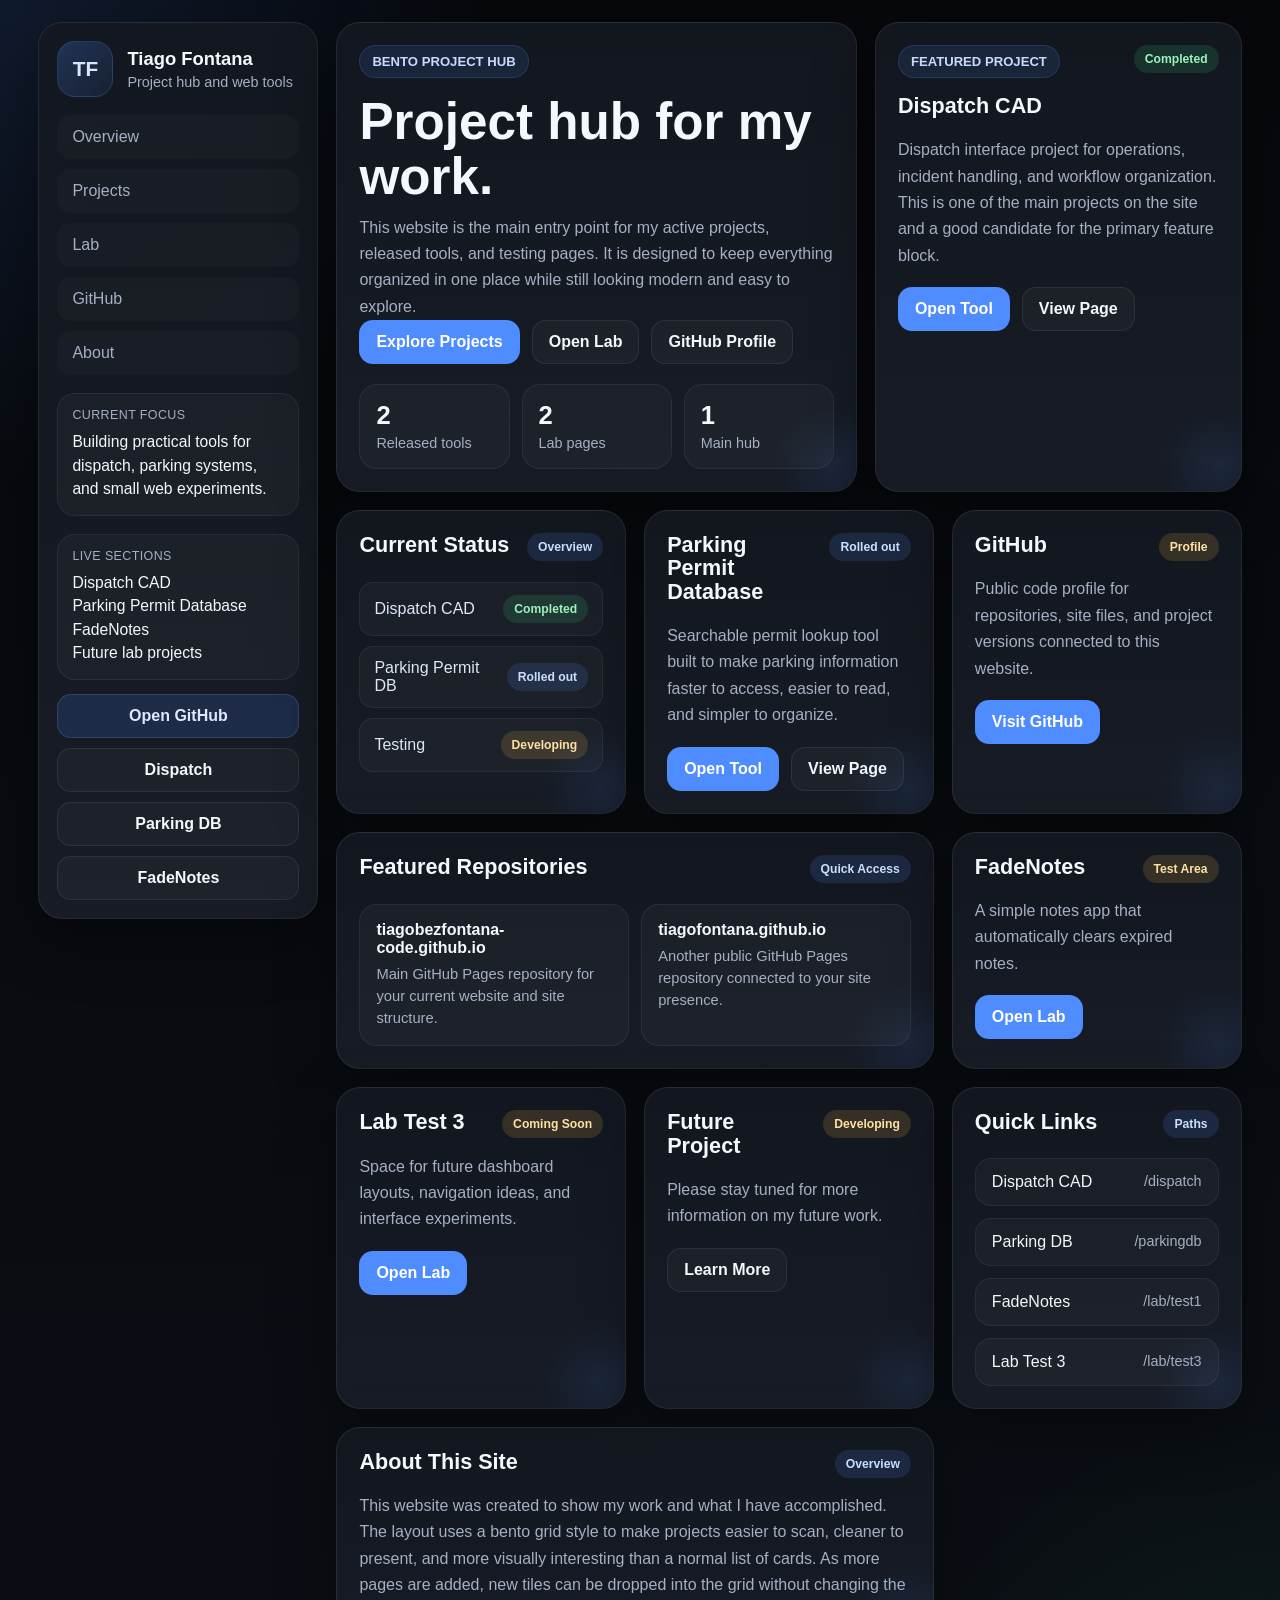
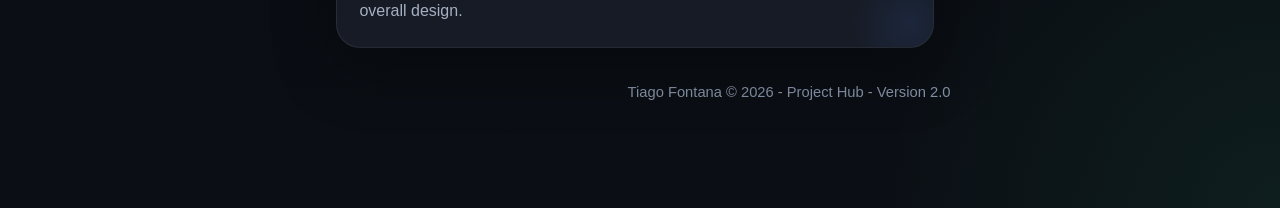
<file: index.html>
<!DOCTYPE html>
<html lang="en">
<head>
  <meta charset="UTF-8" />
  <meta name="viewport" content="width=device-width, initial-scale=1.0" />
  <title>Tiago Fontana | Bento Project Hub</title>
  <style>
    :root {
      --bg: #0a0d12;
      --bg-soft: #11151c;
      --panel: rgba(20, 24, 32, 0.92);
      --panel-2: rgba(24, 29, 39, 0.95);
      --border: rgba(255, 255, 255, 0.08);
      --border-strong: rgba(255, 255, 255, 0.14);
      --text: #f4f7fb;
      --muted: #a5b0c2;
      --blue: #4f8cff;
      --blue-2: #79a7ff;
      --green: #35d07f;
      --yellow: #f3c04f;
      --red: #ff6b6b;
      --shadow: 0 20px 60px rgba(0, 0, 0, 0.38);
      --radius: 24px;
      --radius-sm: 18px;
      --max: 1280px;
    }

    * {
      box-sizing: border-box;
    }

    html {
      scroll-behavior: smooth;
    }

    body {
      margin: 0;
      font-family: Arial, Helvetica, sans-serif;
      color: var(--text);
      background:
        radial-gradient(circle at top left, rgba(79, 140, 255, 0.14), transparent 22%),
        radial-gradient(circle at bottom right, rgba(53, 208, 127, 0.08), transparent 18%),
        linear-gradient(180deg, #06080c 0%, #0b0f15 100%);
      min-height: 100vh;
    }

    a {
      color: inherit;
      text-decoration: none;
    }

    .page {
      width: min(94%, var(--max));
      margin: 22px auto;
    }

    .layout {
      display: grid;
      grid-template-columns: 280px 1fr;
      gap: 18px;
      align-items: start;
    }

    .panel {
      background: linear-gradient(180deg, var(--panel), var(--panel-2));
      border: 1px solid var(--border);
      border-radius: var(--radius);
      box-shadow: var(--shadow);
      overflow: hidden;
    }

    .sidebar {
      position: sticky;
      top: 18px;
      padding: 18px;
    }

    .brand {
      display: flex;
      align-items: center;
      gap: 14px;
      margin-bottom: 18px;
    }

    .avatar {
      width: 56px;
      height: 56px;
      border-radius: 18px;
      background: linear-gradient(135deg, rgba(79, 140, 255, 0.24), rgba(79, 140, 255, 0.08));
      border: 1px solid rgba(79, 140, 255, 0.2);
      display: flex;
      align-items: center;
      justify-content: center;
      font-size: 1.3rem;
      font-weight: bold;
      color: #dbe7ff;
      flex-shrink: 0;
    }

    .brand h1 {
      font-size: 1.15rem;
      margin: 0 0 4px;
    }

    .brand p {
      margin: 0;
      color: var(--muted);
      font-size: 0.9rem;
    }

    .nav {
      display: grid;
      gap: 10px;
      margin: 10px 0 18px;
    }

    .nav a {
      padding: 12px 14px;
      border-radius: 14px;
      color: var(--muted);
      border: 1px solid transparent;
      background: rgba(255,255,255,0.02);
      transition: 0.18s ease;
    }

    .nav a:hover {
      color: var(--text);
      border-color: var(--border);
      background: rgba(255,255,255,0.05);
      transform: translateX(4px);
    }

    .side-block {
      margin-top: 18px;
      padding: 14px;
      border-radius: 18px;
      background: rgba(255,255,255,0.03);
      border: 1px solid rgba(255,255,255,0.06);
    }

    .side-label {
      font-size: 0.78rem;
      letter-spacing: 0.4px;
      text-transform: uppercase;
      color: var(--muted);
      margin-bottom: 8px;
    }

    .side-value {
      font-size: 0.98rem;
      line-height: 1.5;
    }

    .side-links {
      display: grid;
      gap: 10px;
      margin-top: 14px;
    }

    .side-btn {
      display: inline-flex;
      align-items: center;
      justify-content: center;
      padding: 12px 14px;
      border-radius: 14px;
      font-weight: bold;
      border: 1px solid var(--border);
      background: rgba(255,255,255,0.03);
      transition: 0.18s ease;
    }

    .side-btn:hover {
      background: rgba(255,255,255,0.08);
      border-color: var(--border-strong);
    }

    .side-btn.primary {
      background: rgba(79, 140, 255, 0.16);
      border-color: rgba(79, 140, 255, 0.24);
      color: #dce8ff;
    }

    .side-btn.primary:hover {
      background: rgba(79, 140, 255, 0.25);
    }

    .content {
      display: grid;
      grid-template-columns: repeat(12, minmax(0, 1fr));
      gap: 18px;
    }

    .tile {
      padding: 22px;
      min-height: 170px;
      position: relative;
    }

    .tile::after {
      content: "";
      position: absolute;
      inset: auto -36px -36px auto;
      width: 120px;
      height: 120px;
      background: radial-gradient(circle, rgba(79, 140, 255, 0.10), transparent 70%);
      pointer-events: none;
    }

    .hero {
      grid-column: span 7;
      min-height: 280px;
      display: flex;
      flex-direction: column;
      justify-content: space-between;
    }

    .feature {
      grid-column: span 5;
      min-height: 280px;
    }

    .medium {
      grid-column: span 4;
    }

    .wide {
      grid-column: span 8;
    }

    .small {
      grid-column: span 4;
      min-height: 150px;
    }

    .full {
      grid-column: 1 / -1;
      min-height: 120px;
    }

    .eyebrow {
      display: inline-flex;
      align-items: center;
      gap: 8px;
      padding: 8px 12px;
      border-radius: 999px;
      background: rgba(79, 140, 255, 0.12);
      border: 1px solid rgba(79, 140, 255, 0.2);
      color: #c8daff;
      font-size: 0.82rem;
      font-weight: bold;
      margin-bottom: 16px;
      width: fit-content;
    }

    .tile h2,
    .tile h3 {
      margin: 0 0 10px;
      line-height: 1.08;
    }

    .hero h2 {
      font-size: clamp(2rem, 4vw, 3.5rem);
      max-width: 640px;
    }

    .feature h3,
    .wide h3,
    .medium h3,
    .small h3 {
      font-size: 1.35rem;
    }

    .tile p {
      margin: 0;
      color: var(--muted);
      line-height: 1.65;
    }

    .hero-text {
      max-width: 700px;
      font-size: 1rem;
      margin-bottom: 22px;
    }

    .actions {
      display: flex;
      gap: 12px;
      flex-wrap: wrap;
    }

    .btn {
      display: inline-flex;
      align-items: center;
      justify-content: center;
      padding: 12px 16px;
      border-radius: 14px;
      font-weight: bold;
      border: 1px solid var(--border);
      background: rgba(255,255,255,0.03);
      transition: 0.18s ease;
    }

    .btn:hover {
      background: rgba(255,255,255,0.08);
      border-color: var(--border-strong);
      transform: translateY(-2px);
    }

    .btn.primary {
      background: var(--blue);
      border-color: transparent;
      color: white;
    }

    .btn.primary:hover {
      background: #3e7df5;
    }

    .top-row {
      display: flex;
      justify-content: space-between;
      gap: 14px;
      align-items: flex-start;
      margin-bottom: 10px;
    }

    .pill {
      display: inline-block;
      white-space: nowrap;
      padding: 7px 11px;
      border-radius: 999px;
      font-size: 0.76rem;
      font-weight: bold;
    }

    .pill-green {
      background: rgba(53, 208, 127, 0.15);
      color: #9ef0bf;
    }

    .pill-blue {
      background: rgba(79, 140, 255, 0.15);
      color: #cadeff;
    }

    .pill-yellow {
      background: rgba(243, 192, 79, 0.15);
      color: #ffe1a4;
    }

    .stats {
      display: grid;
      grid-template-columns: repeat(3, minmax(0,1fr));
      gap: 12px;
      margin-top: 20px;
    }

    .stat-box {
      padding: 16px;
      border-radius: 18px;
      background: rgba(255,255,255,0.03);
      border: 1px solid rgba(255,255,255,0.06);
    }

    .stat-box strong {
      display: block;
      font-size: 1.6rem;
      margin-bottom: 4px;
    }

    .stat-box span {
      color: var(--muted);
      font-size: 0.9rem;
    }

    .mini-list {
      display: grid;
      gap: 10px;
      margin-top: 16px;
    }

    .mini-row {
      display: flex;
      justify-content: space-between;
      gap: 12px;
      align-items: center;
      padding: 12px 14px;
      border-radius: 14px;
      background: rgba(255,255,255,0.03);
      border: 1px solid rgba(255,255,255,0.06);
    }

    .mini-row span:first-child {
      color: #dde7f8;
    }

    .repo-grid {
      display: grid;
      grid-template-columns: repeat(2, minmax(0,1fr));
      gap: 12px;
      margin-top: 16px;
    }

    .repo-card {
      padding: 16px;
      border-radius: 18px;
      background: rgba(255,255,255,0.03);
      border: 1px solid rgba(255,255,255,0.06);
      transition: 0.18s ease;
    }

    .repo-card:hover {
      background: rgba(255,255,255,0.06);
      border-color: var(--border-strong);
      transform: translateY(-3px);
    }

    .repo-card strong {
      display: block;
      margin-bottom: 6px;
      font-size: 1rem;
    }

    .repo-card span {
      color: var(--muted);
      font-size: 0.92rem;
      line-height: 1.5;
    }

    .quick-links {
      display: grid;
      gap: 12px;
      margin-top: 14px;
    }

    .quick-link {
      display: flex;
      justify-content: space-between;
      gap: 12px;
      padding: 14px 16px;
      border-radius: 16px;
      background: rgba(255,255,255,0.03);
      border: 1px solid rgba(255,255,255,0.06);
      transition: 0.18s ease;
    }

    .quick-link:hover {
      background: rgba(255,255,255,0.07);
      border-color: var(--border-strong);
      transform: translateX(4px);
    }

    .quick-link span:last-child {
      color: var(--muted);
      font-size: 0.9rem;
    }

    .footer {
      color: #8793a8;
      text-align: center;
      padding: 18px 8px 4px;
      font-size: 0.92rem;
    }

    @media (max-width: 1100px) {
      .layout {
        grid-template-columns: 1fr;
      }

      .sidebar {
        position: static;
      }

      .content {
        grid-template-columns: repeat(6, minmax(0, 1fr));
      }

      .hero,
      .feature,
      .wide,
      .medium,
      .small {
        grid-column: span 6;
      }
    }

    @media (max-width: 720px) {
      .page {
        width: min(96%, var(--max));
        margin: 14px auto;
      }

      .content {
        grid-template-columns: 1fr;
      }

      .hero,
      .feature,
      .wide,
      .medium,
      .small,
      .full {
        grid-column: auto;
      }

      .stats,
      .repo-grid {
        grid-template-columns: 1fr;
      }

      .tile {
        min-height: auto;
        padding: 18px;
      }

      .hero {
        min-height: auto;
      }
    }
  </style>
</head>
<body>
  <div class="page">
    <div class="layout">
      <aside class="panel sidebar">
        <div class="brand">
          <div class="avatar">TF</div>
          <div>
            <h1>Tiago Fontana</h1>
            <p>Project hub and web tools</p>
          </div>
        </div>

        <nav class="nav">
          <a href="#overview">Overview</a>
          <a href="#projects">Projects</a>
          <a href="#lab">Lab</a>
          <a href="#github">GitHub</a>
          <a href="#about">About</a>
        </nav>

        <div class="side-block">
          <div class="side-label">Current Focus</div>
          <div class="side-value">
            Building practical tools for dispatch, parking systems, and small web experiments.
          </div>
        </div>

        <div class="side-block">
          <div class="side-label">Live Sections</div>
          <div class="side-value">
            Dispatch CAD<br />
            Parking Permit Database<br />
            FadeNotes<br />
            Future lab projects
          </div>
        </div>

        <div class="side-links">
          <a class="side-btn primary" href="https://github.com/tiagobezfontana-code" target="_blank">Open GitHub</a>
          <a class="side-btn" href="/dispatch">Dispatch</a>
          <a class="side-btn" href="/parkingdb">Parking DB</a>
          <a class="side-btn" href="/lab/test1">FadeNotes</a>
        </div>
      </aside>

      <main class="content">
        <section class="panel tile hero" id="overview">
          <div>
            <div class="eyebrow">BENTO PROJECT HUB</div>
            <h2>Project hub for my work.</h2>
            <p class="hero-text">
              This website is the main entry point for my active projects, released tools,
              and testing pages. It is designed to keep everything organized in one place
              while still looking modern and easy to explore.
            </p>
          </div>

          <div>
            <div class="actions">
              <a class="btn primary" href="#projects">Explore Projects</a>
              <a class="btn" href="#lab">Open Lab</a>
              <a class="btn" href="https://github.com/tiagobezfontana-code" target="_blank">GitHub Profile</a>
            </div>

            <div class="stats">
              <div class="stat-box">
                <strong>2</strong>
                <span>Released tools</span>
              </div>
              <div class="stat-box">
                <strong>2</strong>
                <span>Lab pages</span>
              </div>
              <div class="stat-box">
                <strong>1</strong>
                <span>Main hub</span>
              </div>
            </div>
          </div>
        </section>

        <section class="panel tile feature" id="projects">
          <div class="top-row">
            <div>
              <div class="eyebrow">FEATURED PROJECT</div>
              <h3>Dispatch CAD</h3>
            </div>
            <span class="pill pill-green">Completed</span>
          </div>

          <p>
            Dispatch interface project for operations, incident handling,
            and workflow organization. This is one of the main projects on the site
            and a good candidate for the primary feature block.
          </p>

          <div class="actions" style="margin-top: 18px;">
            <a class="btn primary" href="/dispatch">Open Tool</a>
            <a class="btn" href="/dispatch">View Page</a>
          </div>
        </section>

        <section class="panel tile medium">
          <div class="top-row">
            <h3>Current Status</h3>
            <span class="pill pill-blue">Overview</span>
          </div>

          <div class="mini-list">
            <div class="mini-row">
              <span>Dispatch CAD</span>
              <span class="pill pill-green">Completed</span>
            </div>
            <div class="mini-row">
              <span>Parking Permit DB</span>
              <span class="pill pill-blue">Rolled out</span>
            </div>
            <div class="mini-row">
              <span>Testing</span>
              <span class="pill pill-yellow">Developing</span>
            </div>
          </div>
        </section>

        <section class="panel tile medium">
          <div class="top-row">
            <h3>Parking Permit Database</h3>
            <span class="pill pill-blue">Rolled out</span>
          </div>

          <p>
            Searchable permit lookup tool built to make parking information faster to access,
            easier to read, and simpler to organize.
          </p>

          <div class="actions" style="margin-top: 18px;">
            <a class="btn primary" href="/parkingdb">Open Tool</a>
            <a class="btn" href="/parkingdb">View Page</a>
          </div>
        </section>

        <section class="panel tile medium" id="github">
          <div class="top-row">
            <h3>GitHub</h3>
            <span class="pill pill-yellow">Profile</span>
          </div>

          <p>
            Public code profile for repositories, site files, and project versions connected to this website.
          </p>

          <div class="actions" style="margin-top: 18px;">
            <a class="btn primary" href="https://github.com/tiagobezfontana-code" target="_blank">Visit GitHub</a>
          </div>
        </section>

        <section class="panel tile wide">
          <div class="top-row">
            <h3>Featured Repositories</h3>
            <span class="pill pill-blue">Quick Access</span>
          </div>

          <div class="repo-grid">
            <a class="repo-card" href="https://github.com/tiagobezfontana-code/tiagobezfontana-code.github.io" target="_blank">
              <strong>tiagobezfontana-code.github.io</strong>
              <span>Main GitHub Pages repository for your current website and site structure.</span>
            </a>

            <a class="repo-card" href="https://github.com/tiagobezfontana-code/tiagofontana.github.io" target="_blank">
              <strong>tiagofontana.github.io</strong>
              <span>Another public GitHub Pages repository connected to your site presence.</span>
            </a>
          </div>
        </section>

        <section class="panel tile small" id="lab">
          <div class="top-row">
            <h3>FadeNotes</h3>
            <span class="pill pill-yellow">Test Area</span>
          </div>

          <p>
            A simple notes app that automatically clears expired notes.
          </p>

          <div class="actions" style="margin-top: 18px;">
            <a class="btn primary" href="/lab/test1">Open Lab</a>
          </div>
        </section>

        <section class="panel tile small">
          <div class="top-row">
            <h3>Lab Test 3</h3>
            <span class="pill pill-yellow">Coming Soon</span>
          </div>

          <p>
            Space for future dashboard layouts, navigation ideas, and interface experiments.
          </p>

          <div class="actions" style="margin-top: 18px;">
            <a class="btn primary" href="/lab/test3">Open Lab</a>
          </div>
        </section>

        <section class="panel tile small">
          <div class="top-row">
            <h3>Future Project</h3>
            <span class="pill pill-yellow">Developing</span>
          </div>

          <p>
            Please stay tuned for more information on my future work.
          </p>

          <div class="actions" style="margin-top: 18px;">
            <a class="btn" href="#about">Learn More</a>
          </div>
        </section>

        <section class="panel tile medium">
          <div class="top-row">
            <h3>Quick Links</h3>
            <span class="pill pill-blue">Paths</span>
          </div>

          <div class="quick-links">
            <a class="quick-link" href="/dispatch">
              <span>Dispatch CAD</span>
              <span>/dispatch</span>
            </a>
            <a class="quick-link" href="/parkingdb">
              <span>Parking DB</span>
              <span>/parkingdb</span>
            </a>
            <a class="quick-link" href="/lab/test1">
              <span>FadeNotes</span>
              <span>/lab/test1</span>
            </a>
            <a class="quick-link" href="/lab/test3">
              <span>Lab Test 3</span>
              <span>/lab/test3</span>
            </a>
          </div>
        </section>

        <section class="panel tile wide" id="about">
          <div class="top-row">
            <h3>About This Site</h3>
            <span class="pill pill-blue">Overview</span>
          </div>

          <p>
            This website was created to show my work and what I have accomplished.
            The layout uses a bento grid style to make projects easier to scan,
            cleaner to present, and more visually interesting than a normal list of cards.
            As more pages are added, new tiles can be dropped into the grid without
            changing the overall design.
          </p>
        </section>

        <div class="footer full">
          Tiago Fontana © 2026 - Project Hub - Version 2.0
        </div>
      </main>
    </div>
  </div>
</body>
</html>
</file>
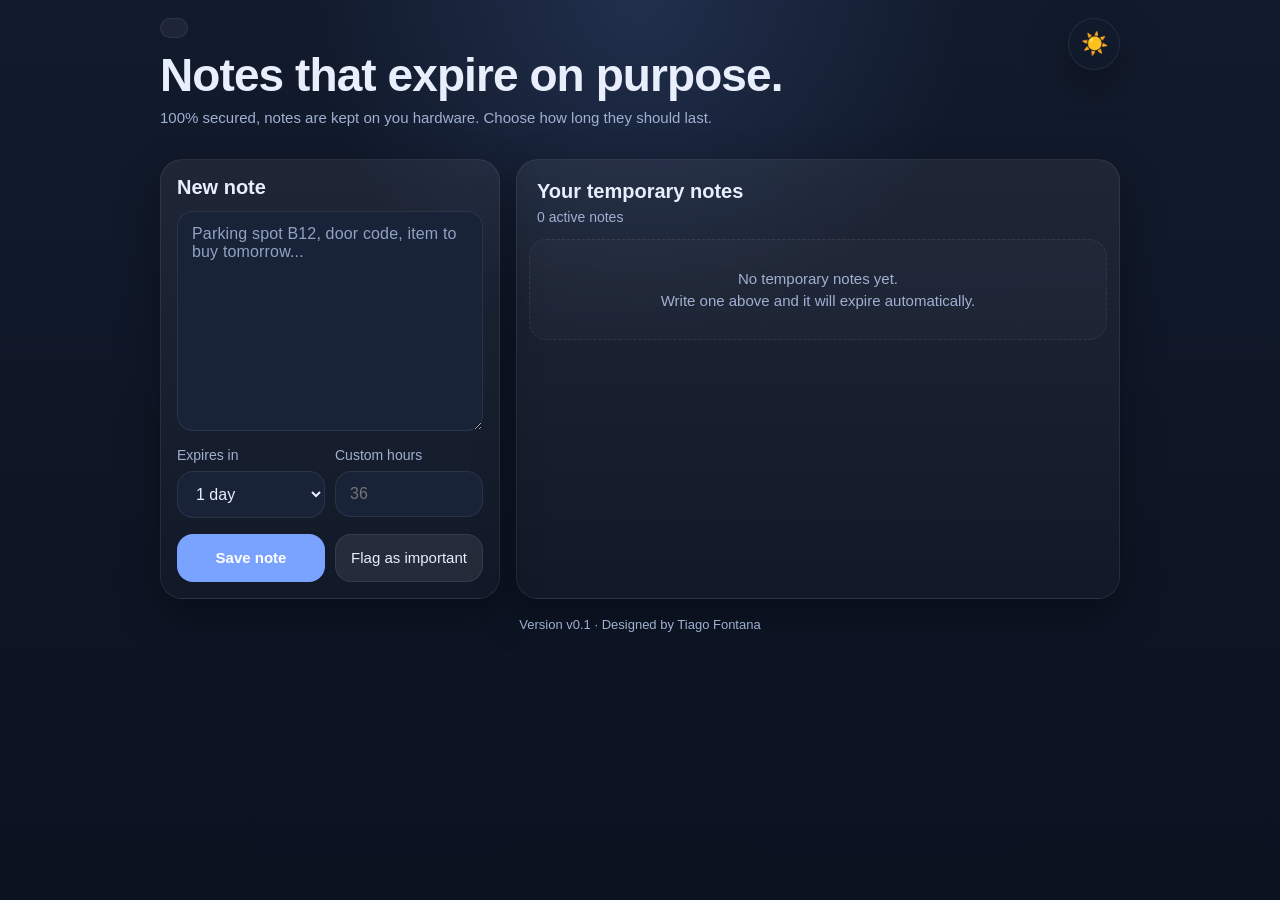
<file: note/index.html>
<!DOCTYPE html>
<html lang="en">
<head>
  <meta charset="UTF-8" />
  <meta name="viewport" content="width=device-width, initial-scale=1.0" />
  <title>Fadenotes</title>
  <style>
    :root {
      --bg: #f4f7fb;
      --bg-2: #eaf0f8;
      --panel: #ffffff;
      --panel-2: #f7f9fd;
      --text: #172033;
      --muted: #64748b;
      --accent: #4f7cff;
      --accent-2: #315ee8;
      --danger: #d64b63;
      --warn: #d48a1c;
      --ok: #2f9b51;
      --border: rgba(23,32,51,0.08);
      --shadow: 0 14px 34px rgba(15, 23, 42, 0.08);
    }

    body.dark {
      --bg: #0b1220;
      --bg-2: #121b2d;
      --panel: #111a2b;
      --panel-2: #182338;
      --text: #e8eefc;
      --muted: #9fb0d1;
      --accent: #7aa2ff;
      --accent-2: #5b8cff;
      --danger: #ff6b81;
      --warn: #ffb454;
      --ok: #7bd88f;
      --border: rgba(255,255,255,0.08);
      --shadow: 0 16px 40px rgba(0,0,0,0.35);
    }

    * { box-sizing: border-box; -webkit-tap-highlight-color: transparent; }

    html, body {
      margin: 0;
      font-family: Arial, Helvetica, sans-serif;
      background:
        radial-gradient(circle at top, color-mix(in srgb, var(--accent) 15%, transparent), transparent 30%),
        linear-gradient(180deg, var(--bg-2) 0%, var(--bg) 100%);
      color: var(--text);
      min-height: 100vh;
    }

    body {
      transition: background 0.25s ease, color 0.25s ease;
    }

    .wrap {
      width: min(960px, calc(100% - 24px));
      margin: 0 auto;
      padding: 18px 0 34px;
    }

    .hero {
      display: flex;
      flex-wrap: wrap;
      align-items: start;
      justify-content: space-between;
      gap: 14px;
      margin-bottom: 16px;
    }

    .hero-left {
      min-width: 0;
      flex: 1 1 300px;
    }

    .hero-right {
      display: flex;
      align-items: start;
      justify-content: end;
      flex: 0 0 auto;
    }

    h1 {
      margin: 0;
      font-size: clamp(28px, 7vw, 46px);
      line-height: 1.02;
      letter-spacing: -0.02em;
      padding-right: 8px;
    }

    .sub {
      color: var(--muted);
      margin-top: 8px;
      max-width: 700px;
      font-size: 15px;
      line-height: 1.4;
    }

    .badge {
      display: inline-flex;
      align-items: center;
      gap: 8px;
      padding: 9px 13px;
      border: 1px solid var(--border);
      background: rgba(255,255,255,0.05);
      border-radius: 999px;
      color: var(--muted);
      font-size: 13px;
      margin-bottom: 10px;
      backdrop-filter: blur(6px);
    }

    .theme-toggle {
      width: 52px;
      height: 52px;
      border-radius: 50%;
      border: 1px solid var(--border);
      background: var(--panel);
      color: var(--text);
      box-shadow: var(--shadow);
      display: inline-flex;
      align-items: center;
      justify-content: center;
      font-size: 22px;
      cursor: pointer;
    }

    .grid {
      display: grid;
      grid-template-columns: 340px 1fr;
      gap: 16px;
    }

    .card {
      background: linear-gradient(180deg, rgba(255,255,255,0.06), rgba(255,255,255,0.02));
      border: 1px solid var(--border);
      border-radius: 22px;
      box-shadow: var(--shadow);
      overflow: hidden;
    }

    .form-card {
      padding: 16px;
      position: sticky;
      top: 14px;
      align-self: start;
    }

    .card-title {
      font-size: 20px;
      margin: 0 0 6px;
    }

    label {
      display: block;
      font-size: 14px;
      margin: 12px 0 8px;
      color: var(--muted);
    }

    textarea, select, input {
      width: 100%;
      border: 1px solid var(--border);
      background: var(--panel-2);
      color: var(--text);
      border-radius: 16px;
      padding: 13px 14px;
      font-size: 16px;
      outline: none;
      box-shadow: none;
    }

    textarea {
      min-height: 220px;
      resize: vertical;
    }

    textarea::placeholder {
      font-family: "Trebuchet MS", "Segoe UI", Arial, sans-serif;
      letter-spacing: 0.01em;
      color: var(--muted);
      opacity: 0.9;
    }

    textarea:focus, select:focus, input:focus {
      border-color: color-mix(in srgb, var(--accent) 45%, var(--border));
    }

    .row {
      display: grid;
      grid-template-columns: 1fr 1fr;
      gap: 10px;
    }

    .flag-button.active {
      background: rgba(212,138,28,0.16);
      color: var(--warn);
      border: 1px solid rgba(212,138,28,0.28);
      font-weight: 700;
    }

    .actions {
      display: grid;
      grid-template-columns: 1fr 1fr;
      gap: 10px;
      margin-top: 16px;
    }

    button {
      border: 0;
      border-radius: 16px;
      padding: 13px 14px;
      font-size: 15px;
      cursor: pointer;
      transition: transform 0.15s ease, opacity 0.15s ease, background 0.2s ease;
      min-height: 48px;
    }

    button:hover { transform: translateY(-1px); }
    button:active { transform: translateY(0); }

    .primary {
      background: var(--accent);
      color: white;
      font-weight: 700;
    }

    .secondary {
      background: rgba(255,255,255,0.08);
      color: var(--text);
      border: 1px solid var(--border);
    }

    .list-card {
      padding: 12px;
    }

    .list-head {
      display: flex;
      justify-content: space-between;
      align-items: center;
      gap: 12px;
      padding: 8px 8px 14px;
    }

    .list-head p {
      margin: 6px 0 0;
      color: var(--muted);
      font-size: 14px;
    }

    .note-list {
      display: grid;
      gap: 12px;
      grid-auto-rows: max-content;
      align-items: start;
    }

    .empty {
      padding: 28px 16px;
      text-align: center;
      color: var(--muted);
      border: 1px dashed var(--border);
      border-radius: 18px;
      background: rgba(255,255,255,0.02);
      line-height: 1.45;
      font-size: 15px;
    }

    .note {
      background: var(--panel);
      border: 1px solid var(--border);
      border-radius: 20px;
      padding: 15px;
      transition: opacity 0.3s ease, transform 0.3s ease;
      height: auto;
      min-height: 0;
      align-self: start;
    }

    .note.flagged {
      border-color: color-mix(in srgb, var(--warn) 35%, var(--border));
      box-shadow: inset 0 0 0 1px color-mix(in srgb, var(--warn) 22%, transparent);
    }

    .note-top {
      display: flex;
      justify-content: space-between;
      align-items: start;
      gap: 12px;
      margin-bottom: 10px;
      height: auto;
      min-height: 0;
    }

    .note-top-left {
      display: flex;
      gap: 8px;
      align-items: center;
      flex-wrap: wrap;
    }

    .note-top-right {
      min-width: 180px;
      max-width: 220px;
      flex: 0 1 220px;
      height: auto;
      min-height: 0;
    }

    .note-text {
      white-space: pre-wrap;
      line-height: 1.45;
      font-size: 15px;
      word-break: break-word;
      margin: 0;
      height: auto;
      min-height: 0;
    }

    .pill {
      font-size: 12px;
      border-radius: 999px;
      padding: 6px 10px;
      background: rgba(255,255,255,0.06);
      color: var(--muted);
      border: 1px solid var(--border);
      white-space: nowrap;
    }

    .pill.flag {
      color: #fff;
      background: color-mix(in srgb, var(--warn) 72%, transparent);
      border-color: color-mix(in srgb, var(--warn) 45%, transparent);
    }

    .progress-line {
      display: flex;
      align-items: center;
      gap: 8px;
      width: 100%;
    }

    .progress-bar {
      flex: 1 1 auto;
      height: 8px;
      border-radius: 999px;
      background: rgba(255,255,255,0.08);
      border: 1px solid var(--border);
      overflow: hidden;
      position: relative;
      min-width: 90px;
    }

    .progress-fill {
      height: 100%;
      width: var(--progress, 100%);
      background: linear-gradient(90deg, var(--accent), var(--accent-2));
      border-radius: 999px;
      transition: width 0.3s ease;
    }

    .progress-text {
      font-size: 12px;
      color: var(--muted);
      white-space: nowrap;
      font-variant-numeric: tabular-nums;
    }

    .meta {
      display: flex;
      justify-content: space-between;
      align-items: center;
      gap: 12px;
      margin-top: 14px;
      flex-wrap: wrap;
    }

    .time {
      font-size: 13px;
      color: var(--muted);
    }

    .note-actions {
      display: flex;
      gap: 8px;
      flex-wrap: wrap;
    }

    .tiny {
      padding: 9px 11px;
      font-size: 13px;
      border-radius: 12px;
      min-height: 40px;
    }

    .tiny.danger {
      background: rgba(214,75,99,0.12);
      color: var(--danger);
      border: 1px solid rgba(214,75,99,0.18);
    }

    .tiny.extend {
      background: rgba(47,155,81,0.12);
      color: var(--ok);
      border: 1px solid rgba(47,155,81,0.18);
    }

    .tiny.flag-toggle {
      background: rgba(212,138,28,0.12);
      color: var(--warn);
      border: 1px solid rgba(212,138,28,0.18);
    }

    .footer {
      margin-top: 18px;
      color: var(--muted);
      font-size: 13px;
      text-align: center;
      padding-bottom: max(8px, env(safe-area-inset-bottom));
    }

    @media (max-width: 860px) {
      .grid { grid-template-columns: 1fr; }
      .form-card { position: static; }
    }

    @media (max-width: 560px) {
      .wrap {
        width: min(100%, calc(100% - 16px));
        padding-top: 12px;
      }

      .hero {
        align-items: center;
        margin-bottom: 12px;
      }

      .badge { font-size: 12px; }
      .row { grid-template-columns: 1fr; }

      .actions {
        grid-template-columns: 1fr 1fr;
        gap: 8px;
      }

      .actions button {
        padding-left: 8px;
        padding-right: 8px;
        font-size: 13px;
      }

      .list-head, .meta { align-items: flex-start; }

      .note-top {
        display: grid;
        grid-template-columns: 1fr;
        gap: 10px;
        align-items: start;
        margin-bottom: 10px;
      }

      .note-top-right {
        min-width: 0;
        max-width: 100%;
        width: 100%;
      }

      .note, .note-text, .note-top, .note-top-right, .meta {
        height: auto;
        min-height: 0;
      }

      .note-actions { width: 100%; }
      .note-actions .tiny { flex: 1 1 auto; }

      .theme-toggle {
        width: 48px;
        height: 48px;
      }
    }
  </style>
</head>
<body>
  <main class="wrap">
    <section class="hero">
      <div class="hero-left">
        <div class="badge"></div>
        <h1>Notes that expire on purpose.</h1>
        <p class="sub">100% secured, notes are kept on you hardware. Choose how long they should last.</p>
      </div>
      <div class="hero-right">
        <button class="theme-toggle" id="themeToggle" aria-label="Toggle light and dark mode" title="Toggle light and dark mode">🌙</button>
      </div>
    </section>

    <section class="grid">
      <article class="card form-card">
        <h2 class="card-title">New note</h2>
        <label for="noteText"></label>
        <textarea id="noteText" placeholder="Parking spot B12, door code, item to buy tomorrow..."></textarea>

        <div class="row">
          <div>
            <label for="preset">Expires in</label>
            <select id="preset">
              <option value="1">1 hour</option>
              <option value="6">6 hours</option>
              <option value="12">12 hours</option>
              <option value="24" selected>1 day</option>
              <option value="72">3 days</option>
              <option value="168">7 days</option>
              <option value="custom">Custom</option>
            </select>
          </div>
          <div>
            <label for="customHours">Custom hours</label>
            <input id="customHours" type="number" min="1" step="1" placeholder="36" disabled />
          </div>
        </div>

        <div class="actions">
          <button class="primary" id="addBtn">Save note</button>
          <button class="secondary flag-button" id="importantBtn" type="button" aria-pressed="false">Flag as important</button>
        </div>
      </article>

      <article class="card list-card">
        <div class="list-head">
          <div>
            <h2 class="card-title">Your temporary notes</h2>
            <p id="summary">0 active notes</p>
          </div>
        </div>
        <div id="noteList" class="note-list"></div>
      </article>
    </section>

    <div class="footer">Version v0.1 · Designed by Tiago Fontana</div>
  </main>

  <script>
    const STORAGE_KEY='fadenotes-lab-v1';
    const THEME_KEY='fadenotes-theme-v1';
    const noteText=document.getElementById('noteText');
    const preset=document.getElementById('preset');
    const customHours=document.getElementById('customHours');
    const importantBtn=document.getElementById('importantBtn');
    const addBtn=document.getElementById('addBtn');
    const noteList=document.getElementById('noteList');
    const summary=document.getElementById('summary');
    const themeToggle=document.getElementById('themeToggle');

    function loadNotes(){ try { return JSON.parse(localStorage.getItem(STORAGE_KEY)) || []; } catch { return []; } }
    function saveNotes(notes){ localStorage.setItem(STORAGE_KEY, JSON.stringify(notes)); }
    function saveTheme(theme){ localStorage.setItem(THEME_KEY, theme); }
    function loadTheme(){ return localStorage.getItem(THEME_KEY) || 'dark'; }

    function applyTheme(theme){
      document.body.classList.toggle('dark', theme === 'dark');
      themeToggle.textContent = theme === 'dark' ? '☀️' : '🌙';
      themeToggle.title = theme === 'dark' ? 'Switch to light mode' : 'Switch to dark mode';
      themeToggle.setAttribute('aria-label', themeToggle.title);
    }

    function getHours(){
      if (preset.value === 'custom') {
        const value = Number(customHours.value);
        return Number.isFinite(value) && value > 0 ? value : null;
      }
      return Number(preset.value);
    }

    function createNote(text, hours, flagged){
      const now = Date.now();
      return { id: crypto.randomUUID(), text, flagged, createdAt: now, expiresAt: now + hours * 60 * 60 * 1000 };
    }

    function removeExpired(notes){
      const now = Date.now();
      return notes.filter(note => note.expiresAt > now);
    }

    function getProgress(note){
      const total = Math.max(1, note.expiresAt - note.createdAt);
      const left = note.expiresAt - Date.now();
      return Math.max(0, Math.min(1, left / total));
    }

    function formatRemaining(ms){
      if (ms <= 0) return 'expired';
      const totalMinutes = Math.floor(ms / 60000);
      const days = Math.floor(totalMinutes / (60 * 24));
      const hours = Math.floor((totalMinutes % (60 * 24)) / 60);
      const minutes = totalMinutes % 60;
      if (days > 0) return `${days}d ${hours}h left`;
      if (hours > 0) return `${hours}h ${minutes}m left`;
      return `${minutes}m left`;
    }

    function formatCreated(ts){ return new Date(ts).toLocaleString(); }

    function getOpacity(note){
      const ratio = getProgress(note);
      return 0.28 + ratio * 0.72;
    }

    function getStatus(note){
      const ratio = getProgress(note);
      if (ratio > 0.6) return 'Fresh';
      if (ratio > 0.25) return 'Aging';
      return 'Fading';
    }

    function getProgressPercent(note){
      return `${Math.max(6, Math.round(getProgress(note) * 100))}%`;
    }

    function escapeHtml(text){
      return text.replace(/&/g, '&amp;').replace(/</g, '&lt;').replace(/>/g, '&gt;').replace(/"/g, '&quot;').replace(/'/g, '&#039;');
    }

    function render(){
      let notes = removeExpired(loadNotes());
      saveNotes(notes);

      notes.sort((a, b) => {
        if (a.flagged !== b.flagged) return a.flagged ? -1 : 1;
        return a.expiresAt - b.expiresAt;
      });

      const flaggedCount = notes.filter(note => note.flagged).length;
      summary.textContent = `${notes.length} active note${notes.length === 1 ? '' : 's'}${flaggedCount ? ` · ${flaggedCount} flagged` : ''}`;

      if (!notes.length) {
        noteList.innerHTML = '<div class="empty">No temporary notes yet.<br>Write one above and it will expire automatically.</div>';
        return;
      }

      noteList.innerHTML = notes.map(note => {
        const left = note.expiresAt - Date.now();
        const opacity = getOpacity(note);
        const statusLabel = getStatus(note);
        const progressWidth = getProgressPercent(note);
        return `
          <div class="note ${note.flagged ? 'flagged' : ''}" style="opacity:${opacity}">
            <div class="note-top">
              <div class="note-top-left">
                ${note.flagged ? '<div class="pill flag">⚑ Important</div>' : ''}
                <div class="pill">${statusLabel}</div>
              </div>
              <div class="note-top-right">
                <div class="progress-line">
                  <div class="progress-bar" aria-hidden="true">
                    <div class="progress-fill" style="--progress:${progressWidth}"></div>
                  </div>
                  <div class="progress-text">${formatRemaining(left)}</div>
                </div>
              </div>
            </div>

            <div class="note-text">${escapeHtml(note.text)}</div>

            <div class="meta">
              <div class="time">Created ${formatCreated(note.createdAt)}</div>
              <div class="note-actions">
                <button class="tiny flag-toggle" data-action="toggle-flag" data-id="${note.id}">${note.flagged ? 'Unflag' : 'Flag'}</button>
                <button class="tiny extend" data-action="extend" data-id="${note.id}">+1 day</button>
                <button class="tiny danger" data-action="delete" data-id="${note.id}">Delete</button>
              </div>
            </div>
          </div>
        `;
      }).join('');
    }

    function addNote(){
      const text = noteText.value.trim();
      const hours = getHours();
      if (!text) { alert('Write a note first.'); return; }
      if (!hours) { alert('Choose a valid expiration time.'); return; }

      const notes = removeExpired(loadNotes());
      notes.unshift(createNote(text, hours, importantBtn.classList.contains('active')));
      saveNotes(notes);
      noteText.value = '';
      customHours.value = '';
      importantBtn.classList.remove('active');
      importantBtn.setAttribute('aria-pressed', 'false');
      if (preset.value === 'custom') preset.value = '24';
      customHours.disabled = true;
      render();
    }

    preset.addEventListener('change', () => {
      customHours.disabled = preset.value !== 'custom';
      if (!customHours.disabled) customHours.focus();
    });

    addBtn.addEventListener('click', addNote);

    importantBtn.addEventListener('click', () => {
      const isActive = importantBtn.classList.toggle('active');
      importantBtn.setAttribute('aria-pressed', String(isActive));
    });

    themeToggle.addEventListener('click', () => {
      const next = document.body.classList.contains('dark') ? 'light' : 'dark';
      saveTheme(next);
      applyTheme(next);
    });

    noteList.addEventListener('click', (event) => {
      const button = event.target.closest('button[data-action]');
      if (!button) return;

      const action = button.dataset.action;
      const id = button.dataset.id;
      let notes = removeExpired(loadNotes());

      if (action === 'delete') notes = notes.filter(note => note.id !== id);
      if (action === 'extend') notes = notes.map(note => note.id === id ? { ...note, expiresAt: note.expiresAt + 24 * 60 * 60 * 1000 } : note);
      if (action === 'toggle-flag') notes = notes.map(note => note.id === id ? { ...note, flagged: !note.flagged } : note);

      saveNotes(notes);
      render();
    });

    noteText.addEventListener('keydown', (event) => {
      if ((event.ctrlKey || event.metaKey) && event.key === 'Enter') addNote();
    });

    applyTheme(loadTheme());
    render();
    setInterval(render, 30000);
  </script>
</body>
</html>
</file>
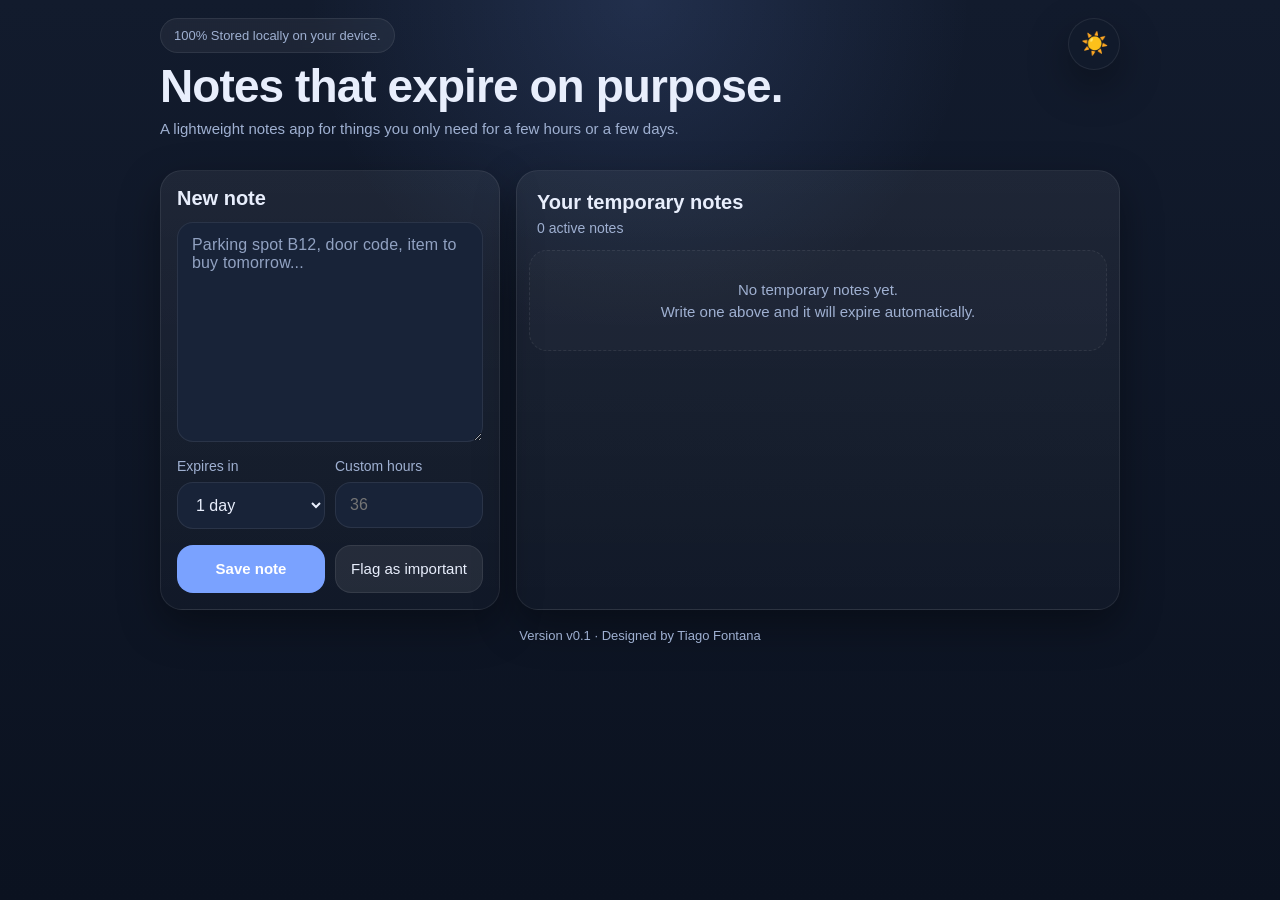
<file: lab/test1/index.html>
<!DOCTYPE html>
<html lang="en">
<head>
  <meta charset="UTF-8" />
  <meta name="viewport" content="width=device-width, initial-scale=1.0" />
  <title>FadeNotes Lab</title>
  <style>
    :root {
      --bg: #f4f7fb;
      --bg-2: #eaf0f8;
      --panel: #ffffff;
      --panel-2: #f7f9fd;
      --text: #172033;
      --muted: #64748b;
      --accent: #4f7cff;
      --accent-2: #315ee8;
      --danger: #d64b63;
      --warn: #d48a1c;
      --ok: #2f9b51;
      --border: rgba(23,32,51,0.08);
      --shadow: 0 14px 34px rgba(15, 23, 42, 0.08);
    }

    body.dark {
      --bg: #0b1220;
      --bg-2: #121b2d;
      --panel: #111a2b;
      --panel-2: #182338;
      --text: #e8eefc;
      --muted: #9fb0d1;
      --accent: #7aa2ff;
      --accent-2: #5b8cff;
      --danger: #ff6b81;
      --warn: #ffb454;
      --ok: #7bd88f;
      --border: rgba(255,255,255,0.08);
      --shadow: 0 16px 40px rgba(0,0,0,0.35);
    }

    * { box-sizing: border-box; -webkit-tap-highlight-color: transparent; }

    html, body {
      margin: 0;
      font-family: Arial, Helvetica, sans-serif;
      background:
        radial-gradient(circle at top, color-mix(in srgb, var(--accent) 15%, transparent), transparent 30%),
        linear-gradient(180deg, var(--bg-2) 0%, var(--bg) 100%);
      color: var(--text);
      min-height: 100vh;
    }

    body {
      transition: background 0.25s ease, color 0.25s ease;
    }

    .wrap {
      width: min(960px, calc(100% - 24px));
      margin: 0 auto;
      padding: 18px 0 34px;
    }

    .hero {
      display: flex;
      flex-wrap: wrap;
      align-items: start;
      justify-content: space-between;
      gap: 14px;
      margin-bottom: 16px;
    }

    .hero-left {
      min-width: 0;
      flex: 1 1 300px;
    }

    .hero-right {
      display: flex;
      align-items: start;
      justify-content: end;
      flex: 0 0 auto;
    }

    h1 {
      margin: 0;
      font-size: clamp(28px, 7vw, 46px);
      line-height: 1.02;
      letter-spacing: -0.02em;
      padding-right: 8px;
    }

    .sub {
      color: var(--muted);
      margin-top: 8px;
      max-width: 700px;
      font-size: 15px;
      line-height: 1.4;
    }

    .badge {
      display: inline-flex;
      align-items: center;
      gap: 8px;
      padding: 9px 13px;
      border: 1px solid var(--border);
      background: rgba(255,255,255,0.05);
      border-radius: 999px;
      color: var(--muted);
      font-size: 13px;
      margin-bottom: 10px;
      backdrop-filter: blur(6px);
    }

    .theme-toggle {
      width: 52px;
      height: 52px;
      border-radius: 50%;
      border: 1px solid var(--border);
      background: var(--panel);
      color: var(--text);
      box-shadow: var(--shadow);
      display: inline-flex;
      align-items: center;
      justify-content: center;
      font-size: 22px;
      cursor: pointer;
    }

    .grid {
      display: grid;
      grid-template-columns: 340px 1fr;
      gap: 16px;
    }

    .card {
      background: linear-gradient(180deg, rgba(255,255,255,0.06), rgba(255,255,255,0.02));
      border: 1px solid var(--border);
      border-radius: 22px;
      box-shadow: var(--shadow);
      overflow: hidden;
    }

    .form-card {
      padding: 16px;
      position: sticky;
      top: 14px;
      align-self: start;
    }

    .card-title {
      font-size: 20px;
      margin: 0 0 6px;
    }

    label {
      display: block;
      font-size: 14px;
      margin: 12px 0 8px;
      color: var(--muted);
    }

    textarea, select, input {
      width: 100%;
      border: 1px solid var(--border);
      background: var(--panel-2);
      color: var(--text);
      border-radius: 16px;
      padding: 13px 14px;
      font-size: 16px;
      outline: none;
      box-shadow: none;
    }

    textarea {
      min-height: 220px;
      resize: vertical;
    }

    textarea::placeholder {
      font-family: "Trebuchet MS", "Segoe UI", Arial, sans-serif;
      letter-spacing: 0.01em;
      color: var(--muted);
      opacity: 0.9;
    }

    textarea:focus, select:focus, input:focus {
      border-color: color-mix(in srgb, var(--accent) 45%, var(--border));
    }

    .row {
      display: grid;
      grid-template-columns: 1fr 1fr;
      gap: 10px;
    }

    .flag-button.active {
      background: rgba(212,138,28,0.16);
      color: var(--warn);
      border: 1px solid rgba(212,138,28,0.28);
      font-weight: 700;
    }

    .actions {
      display: grid;
      grid-template-columns: 1fr 1fr;
      gap: 10px;
      margin-top: 16px;
    }

    button {
      border: 0;
      border-radius: 16px;
      padding: 13px 14px;
      font-size: 15px;
      cursor: pointer;
      transition: transform 0.15s ease, opacity 0.15s ease, background 0.2s ease;
      min-height: 48px;
    }

    button:hover { transform: translateY(-1px); }
    button:active { transform: translateY(0); }

    .primary {
      background: var(--accent);
      color: white;
      font-weight: 700;
    }

    .secondary {
      background: rgba(255,255,255,0.08);
      color: var(--text);
      border: 1px solid var(--border);
    }

    .list-card {
      padding: 12px;
    }

    .list-head {
      display: flex;
      justify-content: space-between;
      align-items: center;
      gap: 12px;
      padding: 8px 8px 14px;
    }

    .list-head p {
      margin: 6px 0 0;
      color: var(--muted);
      font-size: 14px;
    }

    .note-list {
      display: grid;
      gap: 12px;
      grid-auto-rows: max-content;
      align-items: start;
    }

    .empty {
      padding: 28px 16px;
      text-align: center;
      color: var(--muted);
      border: 1px dashed var(--border);
      border-radius: 18px;
      background: rgba(255,255,255,0.02);
      line-height: 1.45;
      font-size: 15px;
    }

    .note {
      background: var(--panel);
      border: 1px solid var(--border);
      border-radius: 20px;
      padding: 15px;
      transition: opacity 0.3s ease, transform 0.3s ease;
      height: auto;
      min-height: 0;
      align-self: start;
    }

    .note.flagged {
      border-color: color-mix(in srgb, var(--warn) 35%, var(--border));
      box-shadow: inset 0 0 0 1px color-mix(in srgb, var(--warn) 22%, transparent);
    }

    .note-top {
      display: flex;
      justify-content: space-between;
      align-items: start;
      gap: 12px;
      margin-bottom: 10px;
      height: auto;
      min-height: 0;
    }

    .note-top-left {
      display: flex;
      gap: 8px;
      align-items: center;
      flex-wrap: wrap;
    }

    .note-top-right {
      min-width: 180px;
      max-width: 220px;
      flex: 0 1 220px;
      height: auto;
      min-height: 0;
    }

    .note-text {
      white-space: pre-wrap;
      line-height: 1.45;
      font-size: 15px;
      word-break: break-word;
      margin: 0;
      height: auto;
      min-height: 0;
    }

    .pill {
      font-size: 12px;
      border-radius: 999px;
      padding: 6px 10px;
      background: rgba(255,255,255,0.06);
      color: var(--muted);
      border: 1px solid var(--border);
      white-space: nowrap;
    }

    .pill.flag {
      color: #fff;
      background: color-mix(in srgb, var(--warn) 72%, transparent);
      border-color: color-mix(in srgb, var(--warn) 45%, transparent);
    }

    .progress-line {
      display: flex;
      align-items: center;
      gap: 8px;
      width: 100%;
    }

    .progress-bar {
      flex: 1 1 auto;
      height: 8px;
      border-radius: 999px;
      background: rgba(255,255,255,0.08);
      border: 1px solid var(--border);
      overflow: hidden;
      position: relative;
      min-width: 90px;
    }

    .progress-fill {
      height: 100%;
      width: var(--progress, 100%);
      background: linear-gradient(90deg, var(--accent), var(--accent-2));
      border-radius: 999px;
      transition: width 0.3s ease;
    }

    .progress-text {
      font-size: 12px;
      color: var(--muted);
      white-space: nowrap;
      font-variant-numeric: tabular-nums;
    }

    .meta {
      display: flex;
      justify-content: space-between;
      align-items: center;
      gap: 12px;
      margin-top: 14px;
      flex-wrap: wrap;
    }

    .time {
      font-size: 13px;
      color: var(--muted);
    }

    .note-actions {
      display: flex;
      gap: 8px;
      flex-wrap: wrap;
    }

    .tiny {
      padding: 9px 11px;
      font-size: 13px;
      border-radius: 12px;
      min-height: 40px;
    }

    .tiny.danger {
      background: rgba(214,75,99,0.12);
      color: var(--danger);
      border: 1px solid rgba(214,75,99,0.18);
    }

    .tiny.extend {
      background: rgba(47,155,81,0.12);
      color: var(--ok);
      border: 1px solid rgba(47,155,81,0.18);
    }

    .tiny.flag-toggle {
      background: rgba(212,138,28,0.12);
      color: var(--warn);
      border: 1px solid rgba(212,138,28,0.18);
    }

    .footer {
      margin-top: 18px;
      color: var(--muted);
      font-size: 13px;
      text-align: center;
      padding-bottom: max(8px, env(safe-area-inset-bottom));
    }

    @media (max-width: 860px) {
      .grid { grid-template-columns: 1fr; }
      .form-card { position: static; }
    }

    @media (max-width: 560px) {
      .wrap {
        width: min(100%, calc(100% - 16px));
        padding-top: 12px;
      }

      .hero {
        align-items: center;
        margin-bottom: 12px;
      }

      .badge { font-size: 12px; }
      .row { grid-template-columns: 1fr; }

      .actions {
        grid-template-columns: 1fr 1fr;
        gap: 8px;
      }

      .actions button {
        padding-left: 8px;
        padding-right: 8px;
        font-size: 13px;
      }

      .list-head, .meta { align-items: flex-start; }

      .note-top {
        display: grid;
        grid-template-columns: 1fr;
        gap: 10px;
        align-items: start;
        margin-bottom: 10px;
      }

      .note-top-right {
        min-width: 0;
        max-width: 100%;
        width: 100%;
      }

      .note, .note-text, .note-top, .note-top-right, .meta {
        height: auto;
        min-height: 0;
      }

      .note-actions { width: 100%; }
      .note-actions .tiny { flex: 1 1 auto; }

      .theme-toggle {
        width: 48px;
        height: 48px;
      }
    }
  </style>
</head>
<body>
  <main class="wrap">
    <section class="hero">
      <div class="hero-left">
        <div class="badge">100% Stored locally on your device.</div>
        <h1>Notes that expire on purpose.</h1>
        <p class="sub">A lightweight notes app for things you only need for a few hours or a few days.</p>
      </div>
      <div class="hero-right">
        <button class="theme-toggle" id="themeToggle" aria-label="Toggle light and dark mode" title="Toggle light and dark mode">🌙</button>
      </div>
    </section>

    <section class="grid">
      <article class="card form-card">
        <h2 class="card-title">New note</h2>
        <label for="noteText"></label>
        <textarea id="noteText" placeholder="Parking spot B12, door code, item to buy tomorrow..."></textarea>

        <div class="row">
          <div>
            <label for="preset">Expires in</label>
            <select id="preset">
              <option value="1">1 hour</option>
              <option value="6">6 hours</option>
              <option value="12">12 hours</option>
              <option value="24" selected>1 day</option>
              <option value="72">3 days</option>
              <option value="168">7 days</option>
              <option value="custom">Custom</option>
            </select>
          </div>
          <div>
            <label for="customHours">Custom hours</label>
            <input id="customHours" type="number" min="1" step="1" placeholder="36" disabled />
          </div>
        </div>

        <div class="actions">
          <button class="primary" id="addBtn">Save note</button>
          <button class="secondary flag-button" id="importantBtn" type="button" aria-pressed="false">Flag as important</button>
        </div>
      </article>

      <article class="card list-card">
        <div class="list-head">
          <div>
            <h2 class="card-title">Your temporary notes</h2>
            <p id="summary">0 active notes</p>
          </div>
        </div>
        <div id="noteList" class="note-list"></div>
      </article>
    </section>

    <div class="footer">Version v0.1 · Designed by Tiago Fontana</div>
  </main>

  <script>
    const STORAGE_KEY='fadenotes-lab-v1';
    const THEME_KEY='fadenotes-theme-v1';
    const noteText=document.getElementById('noteText');
    const preset=document.getElementById('preset');
    const customHours=document.getElementById('customHours');
    const importantBtn=document.getElementById('importantBtn');
    const addBtn=document.getElementById('addBtn');
    const noteList=document.getElementById('noteList');
    const summary=document.getElementById('summary');
    const themeToggle=document.getElementById('themeToggle');

    function loadNotes(){ try { return JSON.parse(localStorage.getItem(STORAGE_KEY)) || []; } catch { return []; } }
    function saveNotes(notes){ localStorage.setItem(STORAGE_KEY, JSON.stringify(notes)); }
    function saveTheme(theme){ localStorage.setItem(THEME_KEY, theme); }
    function loadTheme(){ return localStorage.getItem(THEME_KEY) || 'dark'; }

    function applyTheme(theme){
      document.body.classList.toggle('dark', theme === 'dark');
      themeToggle.textContent = theme === 'dark' ? '☀️' : '🌙';
      themeToggle.title = theme === 'dark' ? 'Switch to light mode' : 'Switch to dark mode';
      themeToggle.setAttribute('aria-label', themeToggle.title);
    }

    function getHours(){
      if (preset.value === 'custom') {
        const value = Number(customHours.value);
        return Number.isFinite(value) && value > 0 ? value : null;
      }
      return Number(preset.value);
    }

    function createNote(text, hours, flagged){
      const now = Date.now();
      return { id: crypto.randomUUID(), text, flagged, createdAt: now, expiresAt: now + hours * 60 * 60 * 1000 };
    }

    function removeExpired(notes){
      const now = Date.now();
      return notes.filter(note => note.expiresAt > now);
    }

    function getProgress(note){
      const total = Math.max(1, note.expiresAt - note.createdAt);
      const left = note.expiresAt - Date.now();
      return Math.max(0, Math.min(1, left / total));
    }

    function formatRemaining(ms){
      if (ms <= 0) return 'expired';
      const totalMinutes = Math.floor(ms / 60000);
      const days = Math.floor(totalMinutes / (60 * 24));
      const hours = Math.floor((totalMinutes % (60 * 24)) / 60);
      const minutes = totalMinutes % 60;
      if (days > 0) return `${days}d ${hours}h left`;
      if (hours > 0) return `${hours}h ${minutes}m left`;
      return `${minutes}m left`;
    }

    function formatCreated(ts){ return new Date(ts).toLocaleString(); }

    function getOpacity(note){
      const ratio = getProgress(note);
      return 0.28 + ratio * 0.72;
    }

    function getStatus(note){
      const ratio = getProgress(note);
      if (ratio > 0.6) return 'Fresh';
      if (ratio > 0.25) return 'Aging';
      return 'Fading';
    }

    function getProgressPercent(note){
      return `${Math.max(6, Math.round(getProgress(note) * 100))}%`;
    }

    function escapeHtml(text){
      return text.replace(/&/g, '&amp;').replace(/</g, '&lt;').replace(/>/g, '&gt;').replace(/"/g, '&quot;').replace(/'/g, '&#039;');
    }

    function render(){
      let notes = removeExpired(loadNotes());
      saveNotes(notes);

      notes.sort((a, b) => {
        if (a.flagged !== b.flagged) return a.flagged ? -1 : 1;
        return a.expiresAt - b.expiresAt;
      });

      const flaggedCount = notes.filter(note => note.flagged).length;
      summary.textContent = `${notes.length} active note${notes.length === 1 ? '' : 's'}${flaggedCount ? ` · ${flaggedCount} flagged` : ''}`;

      if (!notes.length) {
        noteList.innerHTML = '<div class="empty">No temporary notes yet.<br>Write one above and it will expire automatically.</div>';
        return;
      }

      noteList.innerHTML = notes.map(note => {
        const left = note.expiresAt - Date.now();
        const opacity = getOpacity(note);
        const statusLabel = getStatus(note);
        const progressWidth = getProgressPercent(note);
        return `
          <div class="note ${note.flagged ? 'flagged' : ''}" style="opacity:${opacity}">
            <div class="note-top">
              <div class="note-top-left">
                ${note.flagged ? '<div class="pill flag">⚑ Important</div>' : ''}
                <div class="pill">${statusLabel}</div>
              </div>
              <div class="note-top-right">
                <div class="progress-line">
                  <div class="progress-bar" aria-hidden="true">
                    <div class="progress-fill" style="--progress:${progressWidth}"></div>
                  </div>
                  <div class="progress-text">${formatRemaining(left)}</div>
                </div>
              </div>
            </div>

            <div class="note-text">${escapeHtml(note.text)}</div>

            <div class="meta">
              <div class="time">Created ${formatCreated(note.createdAt)}</div>
              <div class="note-actions">
                <button class="tiny flag-toggle" data-action="toggle-flag" data-id="${note.id}">${note.flagged ? 'Unflag' : 'Flag'}</button>
                <button class="tiny extend" data-action="extend" data-id="${note.id}">+1 day</button>
                <button class="tiny danger" data-action="delete" data-id="${note.id}">Delete</button>
              </div>
            </div>
          </div>
        `;
      }).join('');
    }

    function addNote(){
      const text = noteText.value.trim();
      const hours = getHours();
      if (!text) { alert('Write a note first.'); return; }
      if (!hours) { alert('Choose a valid expiration time.'); return; }

      const notes = removeExpired(loadNotes());
      notes.unshift(createNote(text, hours, importantBtn.classList.contains('active')));
      saveNotes(notes);
      noteText.value = '';
      customHours.value = '';
      importantBtn.classList.remove('active');
      importantBtn.setAttribute('aria-pressed', 'false');
      if (preset.value === 'custom') preset.value = '24';
      customHours.disabled = true;
      render();
    }

    preset.addEventListener('change', () => {
      customHours.disabled = preset.value !== 'custom';
      if (!customHours.disabled) customHours.focus();
    });

    addBtn.addEventListener('click', addNote);

    importantBtn.addEventListener('click', () => {
      const isActive = importantBtn.classList.toggle('active');
      importantBtn.setAttribute('aria-pressed', String(isActive));
    });

    themeToggle.addEventListener('click', () => {
      const next = document.body.classList.contains('dark') ? 'light' : 'dark';
      saveTheme(next);
      applyTheme(next);
    });

    noteList.addEventListener('click', (event) => {
      const button = event.target.closest('button[data-action]');
      if (!button) return;

      const action = button.dataset.action;
      const id = button.dataset.id;
      let notes = removeExpired(loadNotes());

      if (action === 'delete') notes = notes.filter(note => note.id !== id);
      if (action === 'extend') notes = notes.map(note => note.id === id ? { ...note, expiresAt: note.expiresAt + 24 * 60 * 60 * 1000 } : note);
      if (action === 'toggle-flag') notes = notes.map(note => note.id === id ? { ...note, flagged: !note.flagged } : note);

      saveNotes(notes);
      render();
    });

    noteText.addEventListener('keydown', (event) => {
      if ((event.ctrlKey || event.metaKey) && event.key === 'Enter') addNote();
    });

    applyTheme(loadTheme());
    render();
    setInterval(render, 30000);
  </script>
</body>
</html>
</file>
